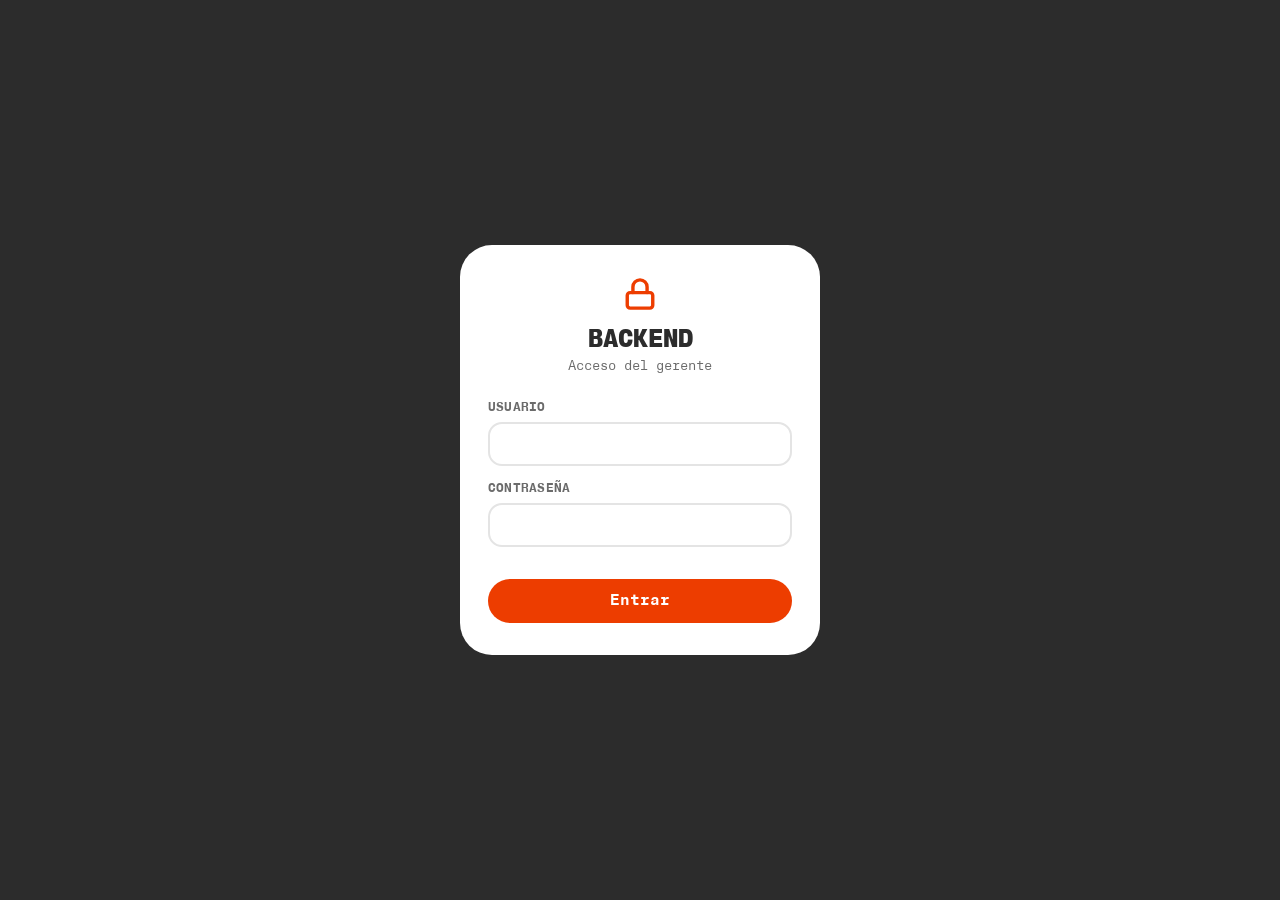
<file: panel-admin.html>
<!DOCTYPE html>
<html lang="es">
<head>
<meta charset="UTF-8" />
<meta name="viewport" content="width=device-width, initial-scale=1" />
<title>Beefy's · Backend</title>
<link rel="stylesheet" href="./styles.css" />
<style>
  * { box-sizing: border-box; -webkit-tap-highlight-color: transparent; }
  body { margin: 0; background: var(--standard-grey); color: var(--ink-900); font-family: var(--font-mono); }
  button { font-family: var(--font-mono); cursor: pointer; }
  input, select, textarea { font-family: var(--font-mono); }
  input:focus, select:focus, textarea:focus { outline: none; border-color: var(--ink-900) !important; }
  .ip { width: 100%; border: 2px solid var(--line-200); border-radius: var(--radius-md); padding: 11px 13px; font-size: 14.5px; color: var(--ink-900); background: var(--white); }
  .lbl { font-weight: 700; font-size: 11.5px; text-transform: uppercase; color: var(--ink-500); letter-spacing: .02em; margin-bottom: 6px; display: block; }
  .card { background: var(--white); border: 2px solid var(--line-200); border-radius: var(--radius-lg); padding: 18px; }
  .btn { border: none; border-radius: var(--radius-pill); padding: 11px 20px; font-weight: 700; font-size: 14px; display: inline-flex; align-items: center; gap: 8px; }
  .btn-solid { background: var(--ink-900); color: var(--white); }
  .btn-ket { background: var(--beefy-ketchup); color: var(--white); }
  .btn-ghost { background: transparent; color: var(--ink-700); border: 2px solid var(--line-200); }
  .btn-sm { padding: 7px 13px; font-size: 13px; }
  .sw { width: 46px; height: 28px; border-radius: 999px; border: none; position: relative; transition: background .15s; flex: 0 0 auto; }
  .sw i { position: absolute; top: 3px; left: 3px; width: 22px; height: 22px; border-radius: 50%; background: #fff; transition: left .15s; }
  .sw.on { background: var(--beefy-lettuce); } .sw.on i { left: 21px; }
  .sw.off { background: var(--line-200); }
  svg { display: block; }
</style>
</head>
<body>
<div id="app"></div>
<script src="./store.js"></script>
<script>
const S = window.BeefyStore;
const $ = (h) => { const t = document.createElement('template'); t.innerHTML = h.trim(); return t.content.firstChild; };
const esc = S.esc;
const ic = {
  menu:'<path d="M3 12h18M3 6h18M3 18h18"/>', store:'<path d="m2 7 4.41-4.41A2 2 0 0 1 7.83 2h8.34a2 2 0 0 1 1.42.59L22 7"/><path d="M4 12v8a2 2 0 0 0 2 2h12a2 2 0 0 0 2-2v-8"/><path d="M2 7h20"/>',
  users:'<path d="M16 21v-2a4 4 0 0 0-4-4H6a4 4 0 0 0-4 4v2"/><circle cx="9" cy="7" r="4"/><path d="M22 21v-2a4 4 0 0 0-3-3.87"/>',
  history:'<path d="M3 3v5h5"/><path d="M3.05 13A9 9 0 1 0 6 5.3L3 8"/><path d="M12 7v5l4 2"/>',
  plus:'<path d="M5 12h14M12 5v14"/>', trash:'<path d="M3 6h18M19 6v14a2 2 0 0 1-2 2H7a2 2 0 0 1-2-2V6m3 0V4a2 2 0 0 1 2-2h4a2 2 0 0 1 2 2v2"/>',
  cam:'<path d="M14.5 4h-5L7 7H4a2 2 0 0 0-2 2v9a2 2 0 0 0 2 2h16a2 2 0 0 0 2-2V9a2 2 0 0 0-2-2h-3l-2.5-3z"/><circle cx="12" cy="13" r="3"/>',
  logout:'<path d="M9 21H5a2 2 0 0 1-2-2V5a2 2 0 0 1 2-2h4"/><path d="m16 17 5-5-5-5M21 12H9"/>', lock:'<rect width="18" height="11" x="3" y="11" rx="2"/><path d="M7 11V7a5 5 0 0 1 10 0v4"/>',
  check:'<path d="M20 6 9 17l-5-5"/>', x:'<path d="M18 6 6 18M6 6l12 12"/>'
};
const svg = (n, s=20, sw=2.2) => '<svg width="'+s+'" height="'+s+'" viewBox="0 0 24 24" fill="none" stroke="currentColor" stroke-width="'+sw+'" stroke-linecap="round" stroke-linejoin="round">'+(ic[n]||'')+'</svg>';

let db = S.load();
let draft = JSON.parse(JSON.stringify(db));
let tab = 'menu';
const dirty = () => JSON.stringify(draft) !== JSON.stringify(db);
const SKEY_AUTH = 'beefys_admin_auth';

/* ---------------- LOGIN ---------------- */
function loginView() {
  const app = document.getElementById('app');
  app.innerHTML = '';
  const wrap = $('<div style="min-height:100vh;display:flex;align-items:center;justify-content:center;padding:24px;background:var(--ink-900)"></div>');
  const box = $('<div style="width:100%;max-width:360px;background:var(--white);border-radius:var(--radius-xl,28px);padding:32px 28px"></div>');
  box.innerHTML =
    '<div style="display:flex;justify-content:center;margin-bottom:18px;color:var(--beefy-ketchup)">'+svg('lock',34,2.4)+'</div>'+
    '<h1 style="text-align:center;font-weight:900;font-size:24px;text-transform:uppercase;margin:0 0 4px">Backend</h1>'+
    '<p style="text-align:center;color:var(--ink-500);font-size:13px;margin:0 0 22px">Acceso del gerente</p>'+
    '<label class="lbl">Usuario</label><input id="lu" class="ip" autocomplete="username" style="margin-bottom:14px" />'+
    '<label class="lbl">Contraseña</label><input id="lp" type="password" autocomplete="current-password" class="ip" style="margin-bottom:8px" />'+
    '<div id="lerr" style="color:var(--beefy-ketchup);font-size:12.5px;font-weight:700;height:18px;margin-bottom:6px"></div>'+
    '<button id="lbtn" class="btn btn-ket" style="width:100%;justify-content:center;font-size:15px;padding:13px">Entrar</button>';
  wrap.appendChild(box); app.appendChild(wrap);
  const tryLogin = () => {
    const u = document.getElementById('lu').value.trim(), p = document.getElementById('lp').value;
    const g = draft.users.gerente;
    if (u === g.user && p === g.pass) { sessionStorage.setItem(SKEY_AUTH, '1'); render(); }
    else document.getElementById('lerr').textContent = 'Usuario o contraseña incorrectos';
  };
  document.getElementById('lbtn').onclick = tryLogin;
  document.getElementById('lp').addEventListener('keydown', (e) => { if (e.key === 'Enter') tryLogin(); });
}

/* ---------------- SHELL ---------------- */
function render() {
  if (!sessionStorage.getItem(SKEY_AUTH)) return loginView();
  const app = document.getElementById('app');
  app.innerHTML = '';
  const tabs = [['menu','Menú','menu'],['negocio','Negocio','store'],['usuarios','Usuarios','users'],['historial','Historial','history']];
  const shell = $('<div style="max-width:780px;margin:0 auto;padding:0 16px 140px"></div>');
  // header
  const head = $('<div style="display:flex;align-items:center;justify-content:space-between;padding:18px 2px 14px"></div>');
  head.innerHTML = '<div style="display:flex;align-items:center;gap:10px"><span style="font-weight:900;font-size:20px;text-transform:uppercase">Beefy\'s</span><span style="background:var(--beefy-lettuce);color:var(--ink-900);font-weight:700;font-size:11px;padding:4px 9px;border-radius:999px">BACKEND</span></div>';
  const lo = $('<button class="btn btn-ghost btn-sm">'+svg('logout',16)+'Salir</button>');
  lo.onclick = () => { sessionStorage.removeItem(SKEY_AUTH); render(); };
  head.appendChild(lo); shell.appendChild(head);
  // tabbar
  const tb = $('<div style="display:flex;gap:8px;overflow-x:auto;padding-bottom:16px"></div>');
  tabs.forEach(([id,label,icon]) => {
    const on = id === tab;
    const b = $('<button class="btn '+(on?'btn-solid':'btn-ghost')+' btn-sm" style="flex:0 0 auto">'+svg(icon,16)+label+'</button>');
    b.onclick = () => { tab = id; render(); };
    tb.appendChild(b);
  });
  shell.appendChild(tb);
  const content = $('<div id="content"></div>');
  shell.appendChild(content);
  app.appendChild(shell);
  ({menu:renderMenu, negocio:renderNegocio, usuarios:renderUsuarios, historial:renderHistorial}[tab])(content);
  renderDirtyBar();
}

/* dirty save/cancel bar */
function renderDirtyBar() {
  const ex = document.getElementById('dbar'); if (ex) ex.remove();
  if (!dirty()) return;
  const bar = $('<div id="dbar" style="position:fixed;left:0;right:0;bottom:0;background:var(--ink-900);color:var(--white);padding:14px 18px calc(14px + env(safe-area-inset-bottom));display:flex;align-items:center;justify-content:space-between;gap:12px;z-index:50"></div>');
  bar.innerHTML = '<span style="font-weight:700;font-size:13.5px;display:flex;align-items:center;gap:8px"><span style="width:9px;height:9px;border-radius:50%;background:var(--beefy-lettuce)"></span>Tienes cambios sin guardar</span>';
  const grp = $('<div style="display:flex;gap:8px"></div>');
  const cancel = $('<button class="btn btn-ghost btn-sm" style="color:var(--white);border-color:rgba(255,255,255,.3)">Cancelar</button>');
  cancel.onclick = () => { draft = JSON.parse(JSON.stringify(db)); render(); };
  const save = $('<button class="btn btn-sm" style="background:var(--beefy-lettuce);color:var(--ink-900)">'+svg('check',16)+'Guardar cambios</button>');
  save.onclick = doSave;
  grp.appendChild(cancel); grp.appendChild(save); bar.appendChild(grp);
  document.body.appendChild(bar);
}
function changedSections() {
  const out = [];
  if (JSON.stringify(draft.items)!==JSON.stringify(db.items) || JSON.stringify(draft.extras)!==JSON.stringify(db.extras) || JSON.stringify(draft.categories)!==JSON.stringify(db.categories)) out.push('Menú');
  if (JSON.stringify(draft.business)!==JSON.stringify(db.business) || JSON.stringify(draft.payment)!==JSON.stringify(db.payment)) out.push('Negocio');
  if (JSON.stringify(draft.users)!==JSON.stringify(db.users)) out.push('Usuarios');
  return out;
}
function doSave() {
  const who = draft.users.gerente.name || 'Gerente';
  const what = 'Editó: ' + (changedSections().join(', ') || 'configuración');
  S.save(draft, who, what);
  db = JSON.parse(JSON.stringify(draft));
  render();
}

/* ---------------- MENU TAB ---------------- */
function renderMenu(c) {
  c.innerHTML = '';
  draft.categories.forEach((catName) => {
    const head = $('<div style="display:flex;align-items:center;justify-content:space-between;margin:8px 2px 10px"></div>');
    head.innerHTML = '<h2 style="font-weight:900;font-size:16px;text-transform:uppercase;margin:0">'+esc(catName)+'</h2>';
    const add = $('<button class="btn btn-ghost btn-sm">'+svg('plus',15)+'Producto</button>');
    add.onclick = () => { draft.items.push({ id: S.uid(), cat: catName, n: 'Nuevo producto', d: '', p: 0, photo: null, c: '#FFEFD9', t: '#8A5A0E', avail: true, ex: false, tag: '', doodle: 'star' }); render(); };
    head.appendChild(add); c.appendChild(head);
    draft.items.filter(i => i.cat === catName).forEach(item => c.appendChild(itemCard(item)));
  });
  // extras editor
  const exHead = $('<h2 style="font-weight:900;font-size:16px;text-transform:uppercase;margin:26px 2px 10px">Extras (para "Hazla tuya")</h2>');
  c.appendChild(exHead);
  const exCard = $('<div class="card"></div>');
  draft.extras.forEach((e, i) => {
    const row = $('<div style="display:flex;gap:8px;align-items:center;margin-bottom:8px"></div>');
    const nm = $('<input class="ip" value="'+esc(e.n)+'" style="flex:1" />');
    nm.oninput = () => { e.n = nm.value; touch(); };
    const pr = $('<input class="ip" value="'+e.p+'" inputmode="decimal" style="width:90px" />');
    pr.oninput = () => { e.p = parseFloat(pr.value)||0; touch(); };
    const del = $('<button class="btn btn-ghost btn-sm" style="color:var(--beefy-ketchup);border-color:var(--line-200)">'+svg('trash',15)+'</button>');
    del.onclick = () => { draft.extras.splice(i,1); render(); };
    row.appendChild($('<span style="color:var(--ink-300);font-weight:700">+$</span>'));
    row.appendChild(nm); row.appendChild(pr); row.appendChild(del); exCard.appendChild(row);
  });
  const addEx = $('<button class="btn btn-ghost btn-sm" style="margin-top:4px">'+svg('plus',15)+'Agregar extra</button>');
  addEx.onclick = () => { draft.extras.push({ id: S.uid(), n: 'Nuevo extra', p: 1 }); render(); };
  exCard.appendChild(addEx); c.appendChild(exCard);
}

function itemCard(item) {
  const card = $('<div class="card" style="margin-bottom:12px;display:flex;gap:14px"></div>');
  // photo
  const photoWrap = $('<div style="flex:0 0 auto"></div>');
  const src = S.photoSrc(item, './');
  const ph = $('<label style="width:84px;height:84px;border-radius:var(--radius-md);background:'+(src?'var(--standard-grey)':(item.c||'#FFEFD9'))+';display:flex;align-items:center;justify-content:center;overflow:hidden;cursor:pointer;position:relative;color:var(--ink-500)"></label>');
  ph.innerHTML = src ? '<img src="'+src+'" style="width:118%;height:118%;object-fit:contain" />' : svg('cam',26);
  const camBadge = $('<span style="position:absolute;bottom:0;left:0;right:0;background:rgba(0,0,0,.55);color:#fff;font-size:9.5px;font-weight:700;text-align:center;padding:2px 0">FOTO</span>');
  ph.appendChild(camBadge);
  const file = $('<input type="file" accept="image/*" style="display:none" />');
  file.onchange = () => { const f = file.files[0]; if (!f) return; const r = new FileReader(); r.onload = () => { item.photo = r.result; render(); }; r.readAsDataURL(f); };
  ph.appendChild(file); photoWrap.appendChild(ph);
  if (src) { const rm = $('<button class="btn-sm" style="display:block;width:100%;margin-top:6px;background:none;border:none;color:var(--beefy-ketchup);font-weight:700;font-size:11px">Quitar</button>'); rm.onclick = () => { item.photo = null; render(); }; photoWrap.appendChild(rm); }
  card.appendChild(photoWrap);
  // fields
  const f = $('<div style="flex:1;min-width:0"></div>');
  const nm = $('<input class="ip" value="'+esc(item.n)+'" style="font-weight:700;margin-bottom:7px" />'); nm.oninput = () => { item.n = nm.value; touch(); };
  const ds = $('<textarea class="ip" rows="2" style="margin-bottom:7px;resize:vertical">'+esc(item.d)+'</textarea>'); ds.oninput = () => { item.d = ds.value; touch(); };
  const rowf = $('<div style="display:flex;gap:8px;align-items:center;flex-wrap:wrap"></div>');
  const price = $('<div style="display:flex;align-items:center;gap:4px"><span style="font-weight:700;color:var(--ink-500)">$</span></div>');
  const pin = $('<input class="ip" value="'+item.p+'" inputmode="decimal" style="width:80px" />'); pin.oninput = () => { item.p = parseFloat(pin.value)||0; touch(); }; price.appendChild(pin);
  rowf.appendChild(price);
  const catSel = $('<select class="ip" style="width:auto">'+draft.categories.map(cc=>'<option '+(cc===item.cat?'selected':'')+'>'+esc(cc)+'</option>').join('')+'</select>');
  catSel.onchange = () => { item.cat = catSel.value; render(); }; rowf.appendChild(catSel);
  const tag = $('<input class="ip" value="'+esc(item.tag||'')+'" placeholder="Etiqueta (ej. Picante)" style="width:150px" />'); tag.oninput = () => { item.tag = tag.value; touch(); }; rowf.appendChild(tag);
  f.appendChild(nm); f.appendChild(ds); f.appendChild(rowf);
  // toggles row
  const tog = $('<div style="display:flex;gap:18px;align-items:center;margin-top:12px;flex-wrap:wrap"></div>');
  tog.appendChild(toggle('Disponible', item.avail!==false, (v)=>{ item.avail=v; render(); }));
  tog.appendChild(toggle('Pide extras', !!item.ex, (v)=>{ item.ex=v; touch(); }));
  const del = $('<button class="btn btn-ghost btn-sm" style="margin-left:auto;color:var(--beefy-ketchup);border-color:var(--line-200)">'+svg('trash',15)+'Borrar</button>');
  del.onclick = () => { if (confirm('¿Borrar "'+item.n+'"?')) { draft.items = draft.items.filter(x=>x!==item); render(); } };
  tog.appendChild(del); f.appendChild(tog);
  card.appendChild(f);
  return card;
}

function toggle(label, on, fn) {
  const w = $('<div style="display:flex;align-items:center;gap:8px"></div>');
  const sw = $('<button class="sw '+(on?'on':'off')+'"><i></i></button>');
  sw.onclick = () => fn(!on);
  w.appendChild(sw); w.appendChild($('<span style="font-size:13px;font-weight:700;color:var(--ink-700)">'+label+'</span>'));
  return w;
}
// update draft + dirty bar without full re-render (keeps input focus)
function touch() { renderDirtyBar(); }

/* ---------------- NEGOCIO TAB ---------------- */
function field(label, value, fn, opts={}) {
  const w = $('<div style="margin-bottom:14px"></div>');
  w.appendChild($('<label class="lbl">'+label+'</label>'));
  const i = $('<input class="ip" value="'+esc(value)+'" '+(opts.inputmode?'inputmode="'+opts.inputmode+'"':'')+' '+(opts.ph?'placeholder="'+esc(opts.ph)+'"':'')+' />');
  i.oninput = () => { fn(i.value); touch(); };
  w.appendChild(i);
  if (opts.hint) w.appendChild($('<div style="font-size:12px;color:var(--ink-300);margin-top:5px">'+opts.hint+'</div>'));
  return w;
}
function renderNegocio(c) {
  c.innerHTML = '';
  const b = draft.business;
  const c1 = $('<div class="card" style="margin-bottom:14px"></div>');
  c1.appendChild($('<h2 style="font-weight:900;font-size:15px;text-transform:uppercase;margin:0 0 14px">Tienda &amp; entregas</h2>'));
  c1.appendChild(field('Nombre del negocio', b.name, v=>b.name=v));
  c1.appendChild(field('Zona / ciudad', b.zone, v=>b.zone=v));
  c1.appendChild(field('Dirección del local (para pickup)', b.pickupAddress, v=>b.pickupAddress=v, {hint:'Lo que ve el cliente cuando elige "Pickup"'}));
  const g2 = $('<div style="display:grid;grid-template-columns:1fr 1fr;gap:12px"></div>');
  g2.appendChild(field('Tiempo de delivery', b.etaDelivery, v=>b.etaDelivery=v, {ph:'25–35 min'}));
  g2.appendChild(field('Tiempo de pickup', b.etaPickup, v=>b.etaPickup=v, {ph:'Listo en ~15 min'}));
  c1.appendChild(g2);
  c1.appendChild(field('Costo de envío ($)', b.deliveryFee, v=>b.deliveryFee=parseFloat(v)||0, {inputmode:'decimal'}));
  c.appendChild(c1);

  // WhatsApp + rate
  const c2 = $('<div class="card" style="margin-bottom:14px"></div>');
  c2.appendChild($('<h2 style="font-weight:900;font-size:15px;text-transform:uppercase;margin:0 0 14px">Pedidos &amp; tasa</h2>'));
  c2.appendChild(field('WhatsApp de pedidos', b.whatsapp, v=>b.whatsapp=v.replace(/[^0-9]/g,''), {hint:'Solo números con código de país. Ej: 584148367027', inputmode:'tel'}));
  // rate mode
  const rl = $('<label class="lbl">Tasa del dólar (Bs.)</label>');
  c2.appendChild(rl);
  const rrow = $('<div style="display:flex;gap:8px;margin-bottom:8px"></div>');
  ['auto','manual'].forEach(m => {
    const on = b.rateMode===m;
    const btn = $('<button class="btn btn-sm '+(on?'btn-solid':'btn-ghost')+'" style="flex:1;justify-content:center">'+(m==='auto'?'Automática (BCV)':'Manual')+'</button>');
    btn.onclick = () => { b.rateMode=m; render(); };
    rrow.appendChild(btn);
  });
  c2.appendChild(rrow);
  if (b.rateMode==='manual') {
    const mi = $('<input class="ip" value="'+b.rate+'" inputmode="decimal" />');
    mi.oninput = () => { b.rate=parseFloat(mi.value)||0; touch(); };
    c2.appendChild(mi);
    c2.appendChild($('<div style="font-size:12px;color:var(--ink-300);margin-top:5px">Tú defines la tasa. Cámbiala cuando suba.</div>'));
  } else {
    c2.appendChild($('<div style="font-size:12.5px;color:var(--ink-500);background:var(--standard-grey);border-radius:var(--radius-md);padding:11px 13px;line-height:1.5">Se toma sola del BCV cada vez que un cliente abre el menú. Si no hay internet, usa la última tasa guardada (<b>Bs. '+b.rate+'</b>).</div>'));
  }
  c.appendChild(c2);

  // Pago movil data
  const c3 = $('<div class="card"></div>');
  c3.appendChild($('<h2 style="font-weight:900;font-size:15px;text-transform:uppercase;margin:0 0 14px">Datos de Pago Móvil</h2>'));
  const pm = draft.payment.pagomovil;
  c3.appendChild(field('Banco', pm.banco, v=>pm.banco=v, {ph:'0105 Mercantil'}));
  c3.appendChild(field('Cédula / RIF', pm.cedula, v=>pm.cedula=v));
  c3.appendChild(field('Teléfono', pm.telefono, v=>pm.telefono=v, {inputmode:'tel'}));
  c.appendChild(c3);
}

/* ---------------- USUARIOS TAB ---------------- */
function renderUsuarios(c) {
  c.innerHTML = '';
  c.appendChild($('<p style="color:var(--ink-500);font-size:13px;margin:2px 2px 16px;line-height:1.5">Quién puede entrar a cada panel. El <b>gerente</b> entra aquí (Backend). El <b>operador</b> entra al panel de cocina.</p>'));
  [['gerente','Gerente · Backend'],['operador','Operador · Cocina']].forEach(([k,title]) => {
    const u = draft.users[k];
    const card = $('<div class="card" style="margin-bottom:14px"></div>');
    card.appendChild($('<h2 style="font-weight:900;font-size:15px;text-transform:uppercase;margin:0 0 14px">'+title+'</h2>'));
    card.appendChild(field('Nombre', u.name, v=>u.name=v));
    const g = $('<div style="display:grid;grid-template-columns:1fr 1fr;gap:12px"></div>');
    g.appendChild(field('Usuario', u.user, v=>u.user=v));
    g.appendChild(field('Contraseña', u.pass, v=>u.pass=v));
    card.appendChild(g);
    c.appendChild(card);
  });
}

/* ---------------- HISTORIAL TAB ---------------- */
function renderHistorial(c) {
  c.innerHTML = '';
  if (!db.history.length) { c.appendChild($('<div class="card" style="text-align:center;color:var(--ink-300);padding:36px 18px;font-weight:700">Aún no hay cambios registrados.</div>')); return; }
  const card = $('<div class="card" style="padding:6px 0"></div>');
  db.history.forEach((h, i) => {
    const d = new Date(h.ts);
    const when = d.toLocaleDateString('es-VE',{day:'2-digit',month:'short'})+' · '+d.toLocaleTimeString('es-VE',{hour:'2-digit',minute:'2-digit'});
    const row = $('<div style="display:flex;gap:12px;padding:13px 18px;'+(i<db.history.length-1?'border-bottom:1px solid var(--line-200)':'')+'"></div>');
    row.innerHTML = '<span style="width:34px;height:34px;border-radius:50%;background:var(--standard-grey);display:flex;align-items:center;justify-content:center;flex:0 0 auto;color:var(--ink-500)">'+svg('history',17)+'</span>'+
      '<div style="flex:1"><div style="font-weight:700;font-size:14px">'+esc(h.what)+'</div><div style="font-size:12px;color:var(--ink-300);margin-top:2px">'+esc(h.who)+' · '+when+'</div></div>';
    card.appendChild(row);
  });
  c.appendChild(card);
}

render();
</script>
</body>
</html>
</file>
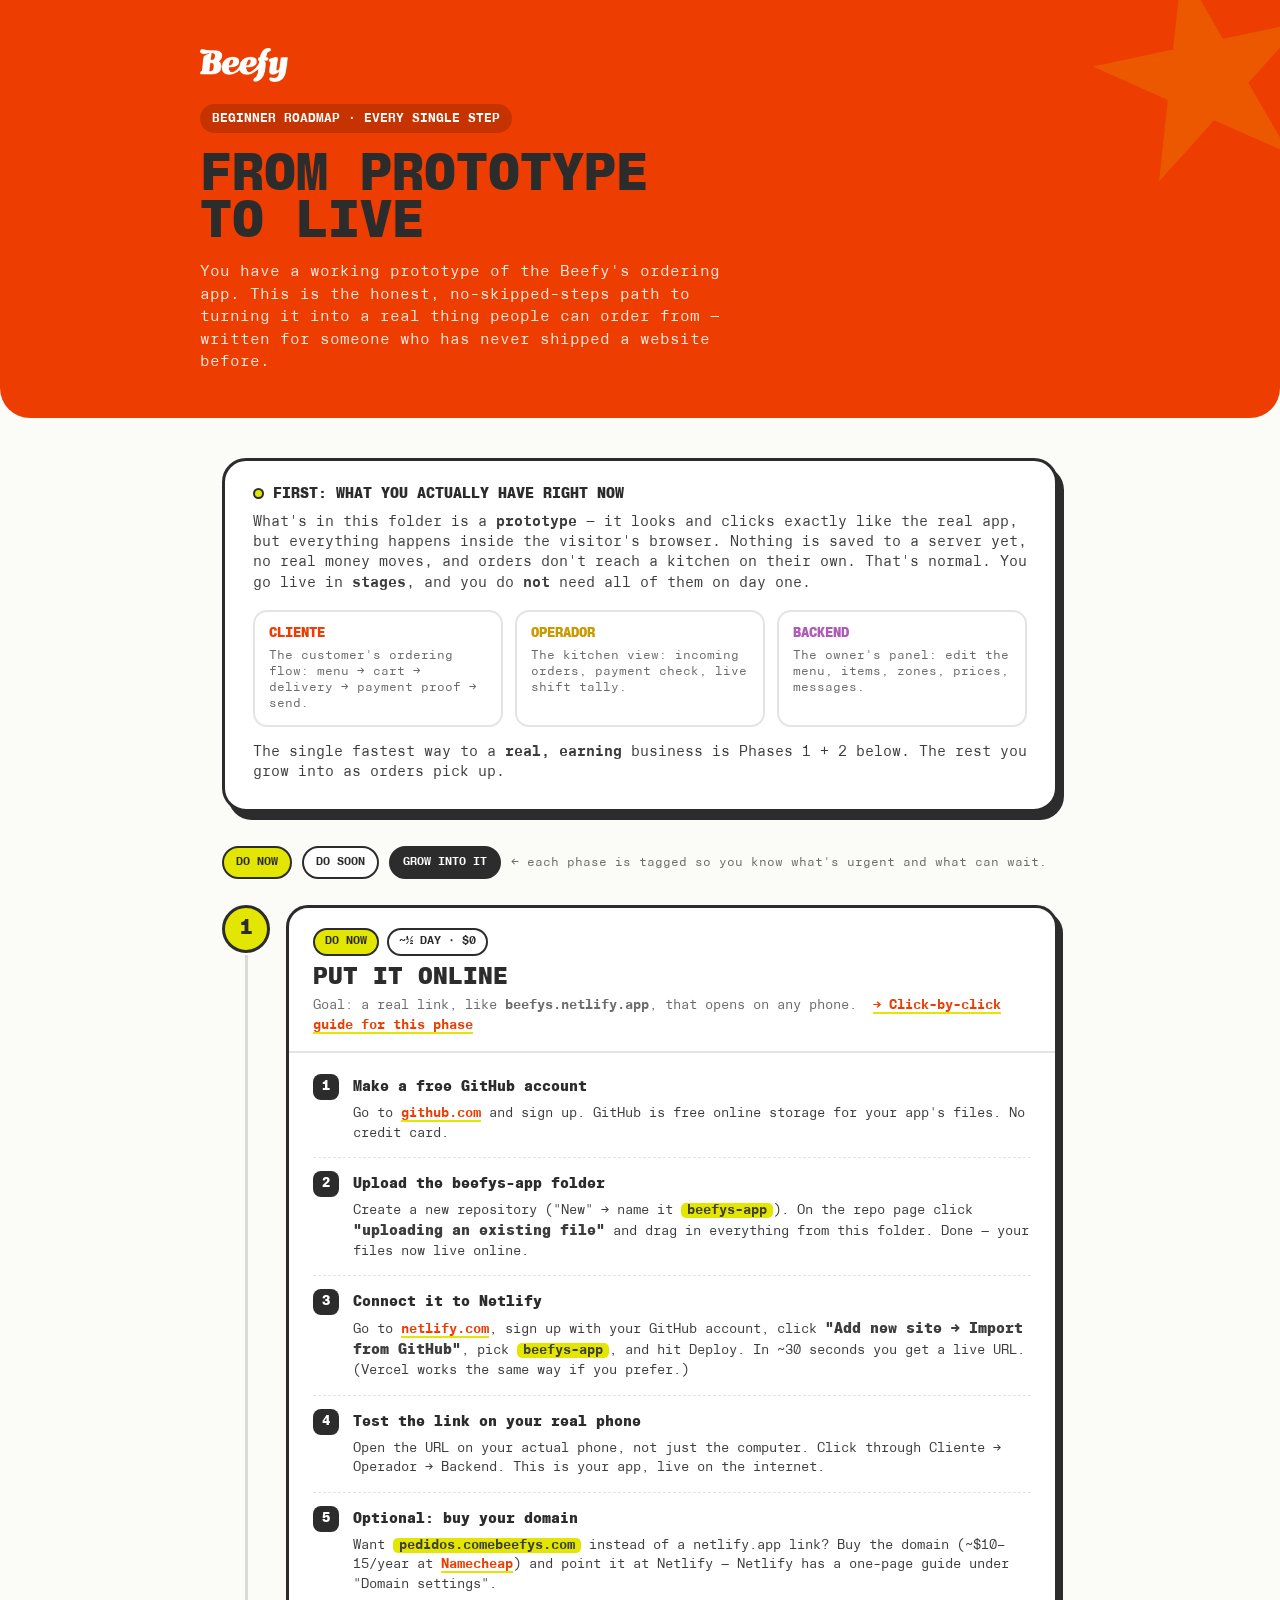
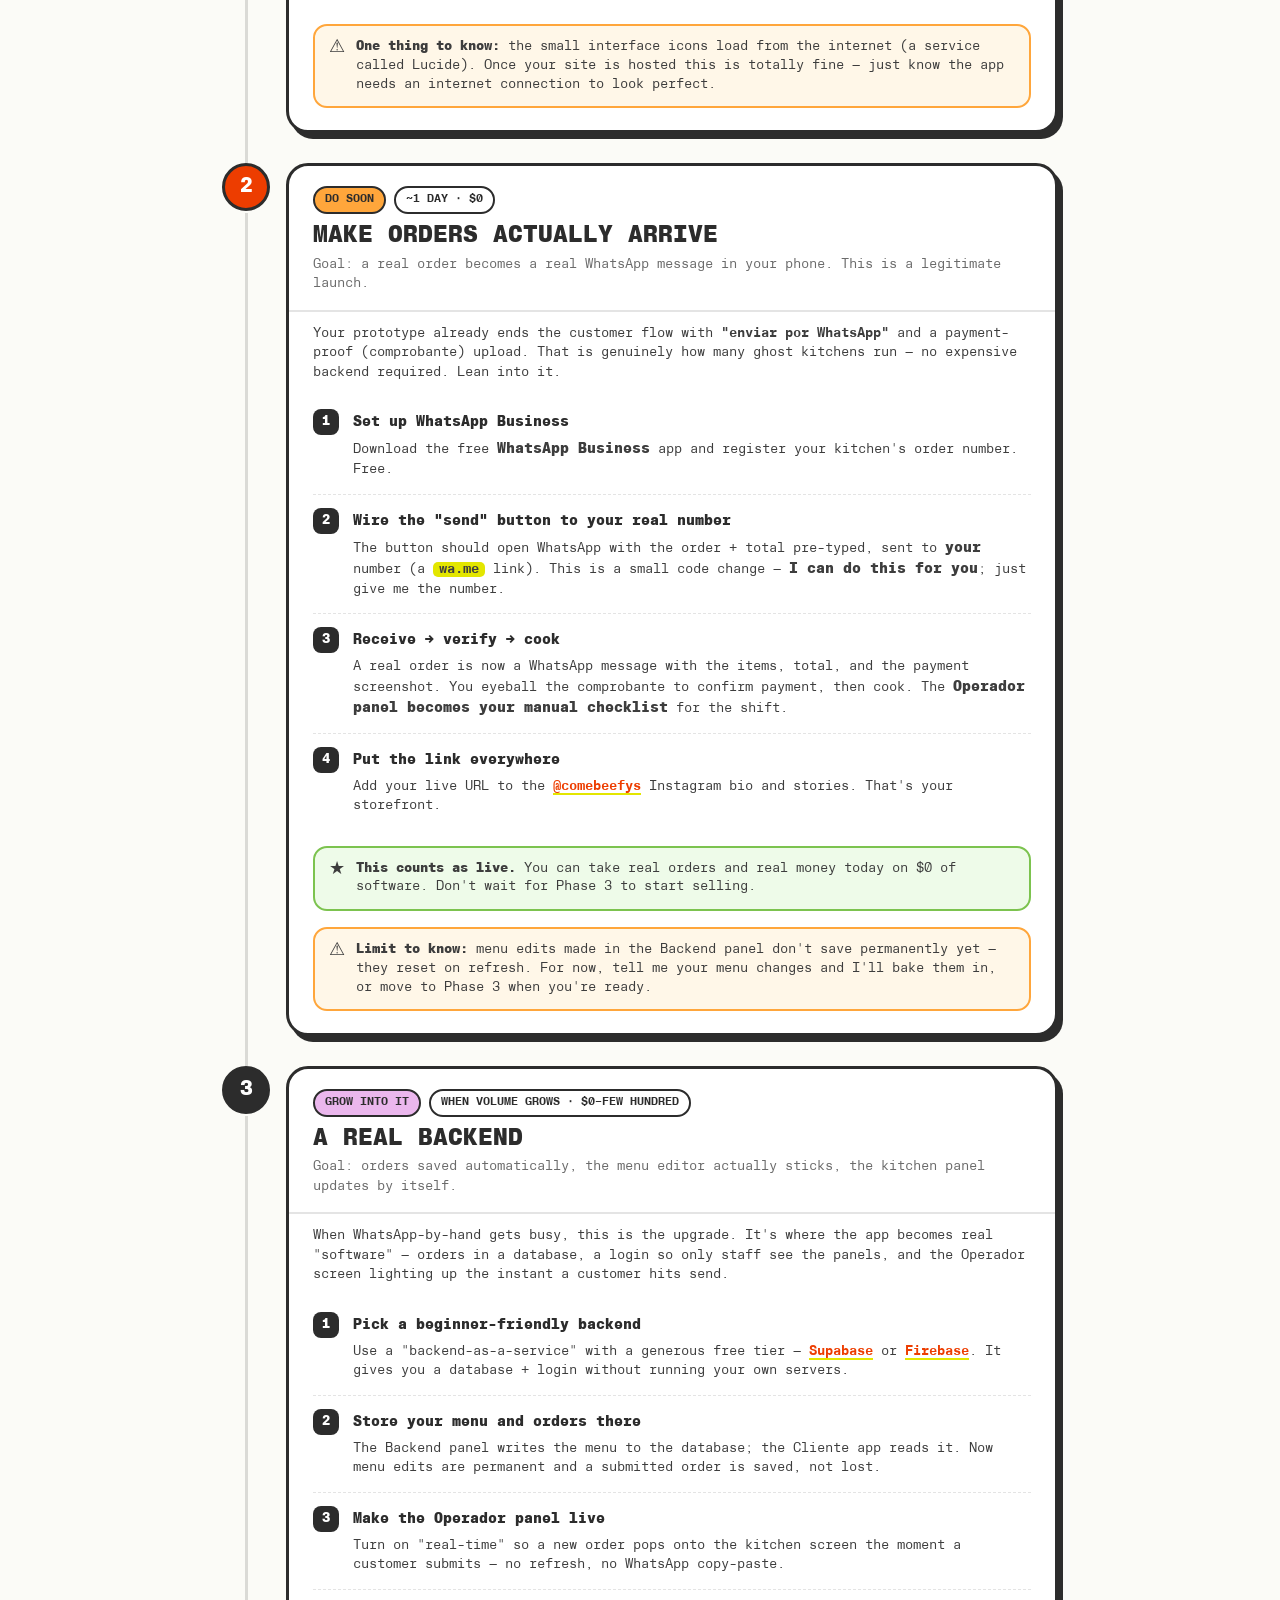
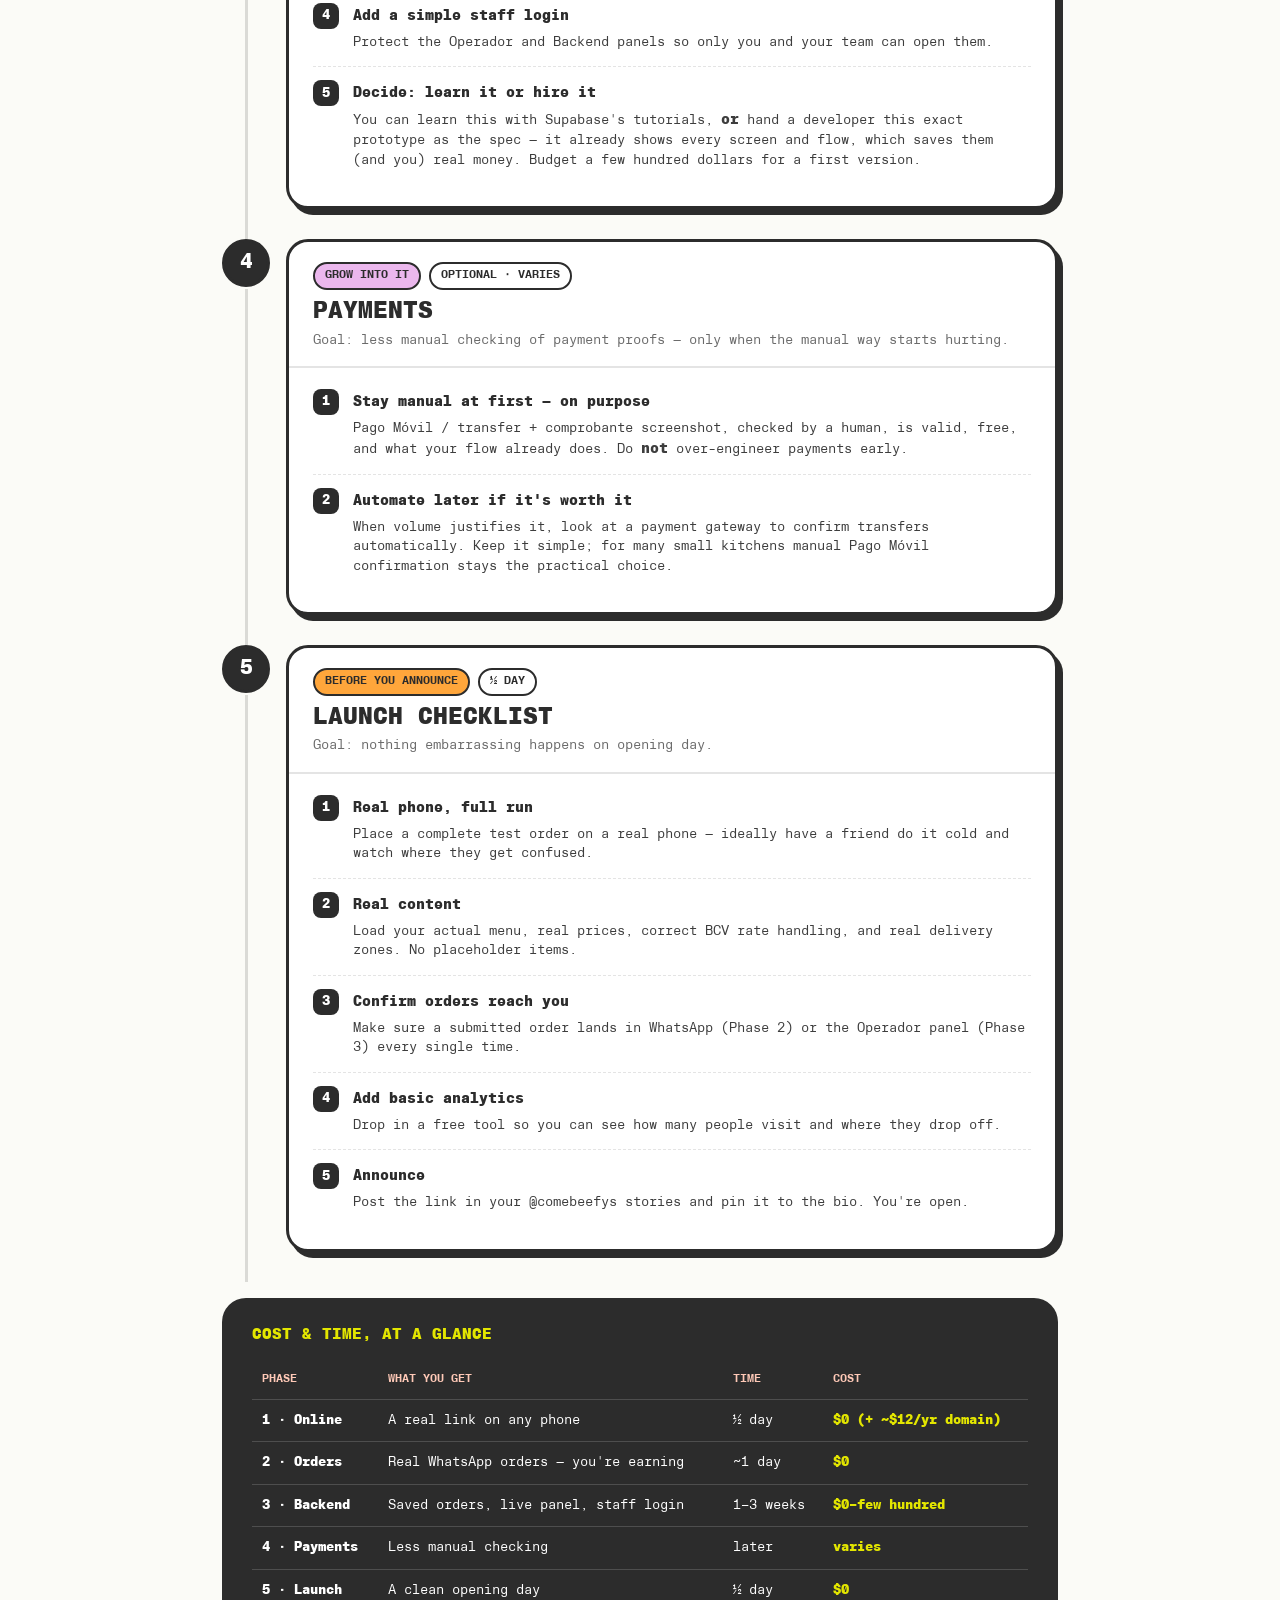
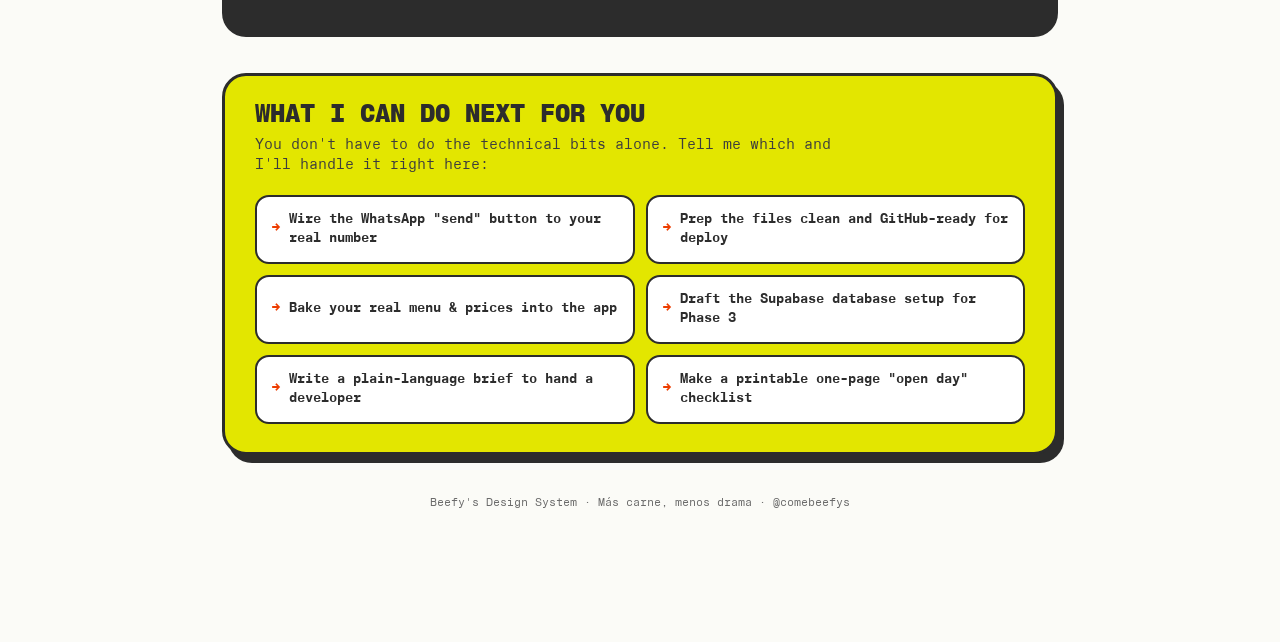
<file: ROADMAP.html>
<!DOCTYPE html>
<html lang="en">
<head>
<meta charset="UTF-8">
<meta name="viewport" content="width=device-width, initial-scale=1.0">
<title>Beefy's — From Prototype to Live (Beginner Roadmap)</title>
<link rel="stylesheet" href="styles.css">
<style>
  *{box-sizing:border-box}
  :root{
    --ketchup:#ED3D00; --lettuce:#E3E600; --cheese:#FFA63B; --pink:#EBB7ED;
    --ink:#2C2C2C; --ink-700:#3D3D3D; --ink-500:#6B6B6B; --line:#E4E4E4;
    --paper:#FBFBF7;
  }
  html{scroll-behavior:smooth}
  body{
    margin:0;font-family:var(--font-mono,"Slussen Mono",ui-monospace,monospace);
    color:var(--ink);background:var(--paper);line-height:1.5;letter-spacing:normal;
    -webkit-font-smoothing:antialiased;
  }
  .page{max-width:880px;margin:0 auto;padding:0 22px 120px}

  /* ── Hero ── */
  .hero{background:var(--ketchup);color:#fff;border-radius:0 0 30px 30px;
    padding:48px 40px 44px;margin-bottom:40px;position:relative;overflow:hidden}
  .hero .full{max-width:880px;margin:0 auto}
  .hero .kicker{display:inline-flex;align-items:center;gap:8px;font-size:11.5px;font-weight:700;
    text-transform:uppercase;background:rgba(0,0,0,.16);padding:6px 12px;border-radius:999px;margin-bottom:20px}
  .hero img.logo{height:34px;width:auto;display:block;margin-bottom:22px}
  .hero h1{font-weight:900;text-transform:uppercase;font-size:50px;line-height:.94;margin:0 0 14px}
  .hero p{font-size:15px;color:#FFE7DE;max-width:560px;margin:0}
  .hero .star{position:absolute;right:-30px;top:-26px;font-size:240px;line-height:1;color:var(--lettuce);
    opacity:.16;font-weight:900;transform:rotate(-12deg);pointer-events:none}

  /* ── Reality check ── */
  .reality{background:#fff;border:3px solid var(--ink);border-radius:24px;
    box-shadow:6px 8px 0 var(--ink);padding:26px 28px;margin-bottom:14px}
  .reality h2{font-size:14px;text-transform:uppercase;font-weight:900;margin:0 0 12px;
    display:flex;align-items:center;gap:9px}
  .reality h2 .dot{width:11px;height:11px;border-radius:50%;background:var(--lettuce);border:2px solid var(--ink);flex:none}
  .reality p{margin:0 0 12px;font-size:13.5px;color:var(--ink-700)}
  .reality p:last-child{margin-bottom:0}
  .haves{display:grid;grid-template-columns:repeat(3,1fr);gap:12px;margin:16px 0 4px}
  .have{border:2px solid var(--line);border-radius:14px;padding:13px 14px;background:#fff}
  .have b{display:block;font-size:12.5px;text-transform:uppercase;font-weight:900;margin-bottom:4px}
  .have span{font-size:11.5px;color:var(--ink-500);line-height:1.4;display:block}
  .have.c0 b{color:var(--ketchup)} .have.c1 b{color:#C99A00} .have.c2 b{color:#B05CB6}

  .legend{display:flex;flex-wrap:wrap;gap:10px;margin:34px 0 26px;align-items:center}
  .legend .pill{font-size:11px;font-weight:700;text-transform:uppercase;padding:6px 12px;border-radius:999px;border:2px solid var(--ink)}
  .legend .now{background:var(--lettuce)} .legend .soon{background:#fff} .legend .later{background:var(--ink);color:#fff}
  .legend em{font-style:normal;font-size:12px;color:var(--ink-500)}

  /* ── Timeline ── */
  .phase{position:relative;padding-left:64px;margin-bottom:30px}
  .phase::before{content:"";position:absolute;left:23px;top:50px;bottom:-30px;width:3px;background:var(--ink);opacity:.16}
  .phase:last-of-type::before{display:none}
  .num{position:absolute;left:0;top:0;width:48px;height:48px;border-radius:50%;
    background:var(--ink);color:#fff;font-weight:900;font-size:20px;display:flex;align-items:center;justify-content:center;
    border:3px solid var(--ink);z-index:2}
  .phase.now .num{background:var(--lettuce);color:var(--ink)}
  .phase.soon .num{background:var(--ketchup);color:#fff}
  .card{background:#fff;border:3px solid var(--ink);border-radius:22px;box-shadow:5px 6px 0 var(--ink);overflow:hidden}
  .card-head{padding:20px 24px 16px;border-bottom:2px solid var(--line)}
  .tagrow{display:flex;flex-wrap:wrap;gap:8px;margin-bottom:11px}
  .tag{font-size:10.5px;font-weight:700;text-transform:uppercase;padding:4px 10px;border-radius:999px;border:2px solid var(--ink)}
  .tag.t-now{background:var(--lettuce)} .tag.t-soon{background:var(--cheese)} .tag.t-later{background:var(--pink)}
  .tag.t-cost{background:#fff}
  .card-head h3{font-size:23px;font-weight:900;text-transform:uppercase;margin:0 0 6px;line-height:1.02}
  .card-head .goal{font-size:13px;color:var(--ink-500);margin:0}
  .card-body{padding:8px 24px 22px}
  ol.steps{list-style:none;counter-reset:s;margin:0;padding:0}
  ol.steps>li{counter-increment:s;position:relative;padding:14px 0 14px 40px;border-bottom:1px dashed var(--line)}
  ol.steps>li:last-child{border-bottom:none}
  ol.steps>li::before{content:counter(s);position:absolute;left:0;top:13px;width:26px;height:26px;border-radius:8px;
    background:var(--ink);color:#fff;font-size:13px;font-weight:900;display:flex;align-items:center;justify-content:center}
  ol.steps>li b{font-size:14px;font-weight:900}
  ol.steps>li p{margin:5px 0 0;font-size:13px;color:var(--ink-700)}
  ol.steps>li p .k{background:var(--lettuce);padding:1px 6px;border-radius:5px;font-weight:700;white-space:nowrap}
  ol.steps>li a{color:var(--ketchup);font-weight:700;text-decoration:none;border-bottom:2px solid var(--lettuce)}
  .callout{display:flex;gap:11px;align-items:flex-start;background:#FFF7E8;border:2px solid var(--cheese);
    border-radius:14px;padding:12px 14px;margin-top:16px;font-size:12.5px;color:var(--ink-700)}
  .callout.win{background:#EEFBE9;border-color:#7CC34F}
  .callout b{font-weight:900}
  .callout .ig{font-size:18px;line-height:1;flex:none}

  /* ── Cost table ── */
  .summary{background:var(--ink);color:#fff;border-radius:24px;padding:30px 30px 26px;margin:46px 0 36px}
  .summary h2{font-size:15px;text-transform:uppercase;font-weight:900;margin:0 0 18px;color:var(--lettuce)}
  table{width:100%;border-collapse:collapse;font-size:13px}
  th,td{text-align:left;padding:11px 10px;border-bottom:1px solid rgba(255,255,255,.16)}
  th{font-size:10.5px;text-transform:uppercase;color:#FFC9B7;font-weight:700}
  td b{font-weight:900}
  td.cost{color:var(--lettuce);font-weight:900;white-space:nowrap}
  tr:last-child td{border-bottom:none}

  /* ── Next box ── */
  .next{background:var(--lettuce);border:3px solid var(--ink);border-radius:24px;
    box-shadow:6px 8px 0 var(--ink);padding:28px 30px}
  .next h2{font-size:24px;font-weight:900;text-transform:uppercase;margin:0 0 8px}
  .next>p{font-size:13.5px;color:var(--ink-700);margin:0 0 18px;max-width:580px}
  .next ul{list-style:none;margin:0;padding:0;display:grid;grid-template-columns:1fr 1fr;gap:11px}
  .next li{background:#fff;border:2px solid var(--ink);border-radius:14px;padding:13px 15px;font-size:13px;font-weight:700;
    display:flex;gap:9px;align-items:center}
  .next li .ar{font-weight:900;color:var(--ketchup)}

  .foot{text-align:center;font-size:11px;color:var(--ink-500);margin-top:40px}

  @media (max-width:640px){
    .hero{padding:36px 24px 36px}.hero h1{font-size:36px}
    .haves,.next ul{grid-template-columns:1fr}
    .page{padding:0 16px 80px}
    .phase{padding-left:54px}.phase::before{left:21px}
  }
  @media print{
    body{background:#fff}
    .hero{border-radius:0}
    .card,.reality,.next{box-shadow:none}
    .phase{break-inside:avoid}
    .hero .star{display:none}
  }
</style>
</head>
<body>

<header class="hero">
  <div class="full">
    <img class="logo" src="assets/logo-beefy-white.png" alt="Beefy's">
    <span class="kicker">Beginner roadmap · every single step</span>
    <h1>From prototype<br>to live</h1>
    <p>You have a working prototype of the Beefy's ordering app. This is the honest, no-skipped-steps path to turning it into a real thing people can order from — written for someone who has never shipped a website before.</p>
  </div>
  <div class="star">★</div>
</header>

<main class="page">

  <!-- REALITY CHECK -->
  <section class="reality">
    <h2><span class="dot"></span>First: what you actually have right now</h2>
    <p>What's in this folder is a <b>prototype</b> — it looks and clicks exactly like the real app, but everything happens inside the visitor's browser. Nothing is saved to a server yet, no real money moves, and orders don't reach a kitchen on their own. That's normal. You go live in <b>stages</b>, and you do <b>not</b> need all of them on day one.</p>
    <div class="haves">
      <div class="have c0"><b>Cliente</b><span>The customer's ordering flow: menu → cart → delivery → payment proof → send.</span></div>
      <div class="have c1"><b>Operador</b><span>The kitchen view: incoming orders, payment check, live shift tally.</span></div>
      <div class="have c2"><b>Backend</b><span>The owner's panel: edit the menu, items, zones, prices, messages.</span></div>
    </div>
    <p style="margin-top:16px">The single fastest way to a <b>real, earning</b> business is Phases 1 + 2 below. The rest you grow into as orders pick up.</p>
  </section>

  <div class="legend">
    <span class="pill now">Do now</span>
    <span class="pill soon">Do soon</span>
    <span class="pill later">Grow into it</span>
    <em>← each phase is tagged so you know what's urgent and what can wait.</em>
  </div>

  <!-- PHASE 1 -->
  <section class="phase now">
    <div class="num">1</div>
    <div class="card">
      <div class="card-head">
        <div class="tagrow">
          <span class="tag t-now">Do now</span>
          <span class="tag t-cost">~½ day · $0</span>
        </div>
        <h3>Put it online</h3>
        <p class="goal">Goal: a real link, like <b>beefys.netlify.app</b>, that opens on any phone. &nbsp;<a href="STEP-1-github.html" style="color:var(--ketchup);font-weight:700;text-decoration:none;border-bottom:2px solid var(--lettuce)">→ Click-by-click guide for this phase</a></p>
      </div>
      <div class="card-body">
        <ol class="steps">
          <li><b>Make a free GitHub account</b>
            <p>Go to <a href="https://github.com">github.com</a> and sign up. GitHub is free online storage for your app's files. No credit card.</p></li>
          <li><b>Upload the <span class="k">beefys-app</span> folder</b>
            <p>Create a new repository ("New" → name it <span class="k">beefys-app</span>). On the repo page click <b>"uploading an existing file"</b> and drag in everything from this folder. Done — your files now live online.</p></li>
          <li><b>Connect it to Netlify</b>
            <p>Go to <a href="https://netlify.com">netlify.com</a>, sign up with your GitHub account, click <b>"Add new site → Import from GitHub"</b>, pick <span class="k">beefys-app</span>, and hit Deploy. In ~30 seconds you get a live URL. (Vercel works the same way if you prefer.)</p></li>
          <li><b>Test the link on your real phone</b>
            <p>Open the URL on your actual phone, not just the computer. Click through Cliente → Operador → Backend. This is your app, live on the internet.</p></li>
          <li><b>Optional: buy your domain</b>
            <p>Want <span class="k">pedidos.comebeefys.com</span> instead of a netlify.app link? Buy the domain (~$10–15/year at <a href="https://namecheap.com">Namecheap</a>) and point it at Netlify — Netlify has a one-page guide under "Domain settings".</p></li>
        </ol>
        <div class="callout"><span class="ig">⚠︎</span><div><b>One thing to know:</b> the small interface icons load from the internet (a service called Lucide). Once your site is hosted this is totally fine — just know the app needs an internet connection to look perfect.</div></div>
      </div>
    </div>
  </section>

  <!-- PHASE 2 -->
  <section class="phase soon">
    <div class="num">2</div>
    <div class="card">
      <div class="card-head">
        <div class="tagrow">
          <span class="tag t-soon">Do soon</span>
          <span class="tag t-cost">~1 day · $0</span>
        </div>
        <h3>Make orders actually arrive</h3>
        <p class="goal">Goal: a real order becomes a real WhatsApp message in your phone. This is a legitimate launch.</p>
      </div>
      <div class="card-body">
        <p style="font-size:13px;color:var(--ink-700);margin:4px 0 14px">Your prototype already ends the customer flow with <b>"enviar por WhatsApp"</b> and a payment-proof (comprobante) upload. That is genuinely how many ghost kitchens run — no expensive backend required. Lean into it.</p>
        <ol class="steps">
          <li><b>Set up WhatsApp Business</b>
            <p>Download the free <b>WhatsApp Business</b> app and register your kitchen's order number. Free.</p></li>
          <li><b>Wire the "send" button to your real number</b>
            <p>The button should open WhatsApp with the order + total pre-typed, sent to <b>your</b> number (a <span class="k">wa.me</span> link). This is a small code change — <b>I can do this for you</b>; just give me the number.</p></li>
          <li><b>Receive → verify → cook</b>
            <p>A real order is now a WhatsApp message with the items, total, and the payment screenshot. You eyeball the comprobante to confirm payment, then cook. The <b>Operador panel becomes your manual checklist</b> for the shift.</p></li>
          <li><b>Put the link everywhere</b>
            <p>Add your live URL to the <a href="https://instagram.com/comebeefys">@comebeefys</a> Instagram bio and stories. That's your storefront.</p></li>
        </ol>
        <div class="callout win"><span class="ig">★</span><div><b>This counts as live.</b> You can take real orders and real money today on $0 of software. Don't wait for Phase 3 to start selling.</div></div>
        <div class="callout"><span class="ig">⚠︎</span><div><b>Limit to know:</b> menu edits made in the Backend panel don't save permanently yet — they reset on refresh. For now, tell me your menu changes and I'll bake them in, or move to Phase 3 when you're ready.</div></div>
      </div>
    </div>
  </section>

  <!-- PHASE 3 -->
  <section class="phase">
    <div class="num">3</div>
    <div class="card">
      <div class="card-head">
        <div class="tagrow">
          <span class="tag t-later">Grow into it</span>
          <span class="tag t-cost">when volume grows · $0–few hundred</span>
        </div>
        <h3>A real backend</h3>
        <p class="goal">Goal: orders saved automatically, the menu editor actually sticks, the kitchen panel updates by itself.</p>
      </div>
      <div class="card-body">
        <p style="font-size:13px;color:var(--ink-700);margin:4px 0 14px">When WhatsApp-by-hand gets busy, this is the upgrade. It's where the app becomes real "software" — orders in a database, a login so only staff see the panels, and the Operador screen lighting up the instant a customer hits send.</p>
        <ol class="steps">
          <li><b>Pick a beginner-friendly backend</b>
            <p>Use a "backend-as-a-service" with a generous free tier — <a href="https://supabase.com">Supabase</a> or <a href="https://firebase.google.com">Firebase</a>. It gives you a database + login without running your own servers.</p></li>
          <li><b>Store your menu and orders there</b>
            <p>The Backend panel writes the menu to the database; the Cliente app reads it. Now menu edits are permanent and a submitted order is saved, not lost.</p></li>
          <li><b>Make the Operador panel live</b>
            <p>Turn on "real-time" so a new order pops onto the kitchen screen the moment a customer submits — no refresh, no WhatsApp copy-paste.</p></li>
          <li><b>Add a simple staff login</b>
            <p>Protect the Operador and Backend panels so only you and your team can open them.</p></li>
          <li><b>Decide: learn it or hire it</b>
            <p>You can learn this with Supabase's tutorials, <b>or</b> hand a developer this exact prototype as the spec — it already shows every screen and flow, which saves them (and you) real money. Budget a few hundred dollars for a first version.</p></li>
        </ol>
      </div>
    </div>
  </section>

  <!-- PHASE 4 -->
  <section class="phase">
    <div class="num">4</div>
    <div class="card">
      <div class="card-head">
        <div class="tagrow">
          <span class="tag t-later">Grow into it</span>
          <span class="tag t-cost">optional · varies</span>
        </div>
        <h3>Payments</h3>
        <p class="goal">Goal: less manual checking of payment proofs — only when the manual way starts hurting.</p>
      </div>
      <div class="card-body">
        <ol class="steps">
          <li><b>Stay manual at first — on purpose</b>
            <p>Pago Móvil / transfer + comprobante screenshot, checked by a human, is valid, free, and what your flow already does. Do <b>not</b> over-engineer payments early.</p></li>
          <li><b>Automate later if it's worth it</b>
            <p>When volume justifies it, look at a payment gateway to confirm transfers automatically. Keep it simple; for many small kitchens manual Pago Móvil confirmation stays the practical choice.</p></li>
        </ol>
      </div>
    </div>
  </section>

  <!-- PHASE 5 -->
  <section class="phase">
    <div class="num">5</div>
    <div class="card">
      <div class="card-head">
        <div class="tagrow">
          <span class="tag t-soon">Before you announce</span>
          <span class="tag t-cost">½ day</span>
        </div>
        <h3>Launch checklist</h3>
        <p class="goal">Goal: nothing embarrassing happens on opening day.</p>
      </div>
      <div class="card-body">
        <ol class="steps">
          <li><b>Real phone, full run</b><p>Place a complete test order on a real phone — ideally have a friend do it cold and watch where they get confused.</p></li>
          <li><b>Real content</b><p>Load your actual menu, real prices, correct BCV rate handling, and real delivery zones. No placeholder items.</p></li>
          <li><b>Confirm orders reach you</b><p>Make sure a submitted order lands in WhatsApp (Phase 2) or the Operador panel (Phase 3) every single time.</p></li>
          <li><b>Add basic analytics</b><p>Drop in a free tool so you can see how many people visit and where they drop off.</p></li>
          <li><b>Announce</b><p>Post the link in your @comebeefys stories and pin it to the bio. You're open.</p></li>
        </ol>
      </div>
    </div>
  </section>

  <!-- SUMMARY TABLE -->
  <section class="summary">
    <h2>Cost &amp; time, at a glance</h2>
    <table>
      <thead><tr><th>Phase</th><th>What you get</th><th>Time</th><th>Cost</th></tr></thead>
      <tbody>
        <tr><td><b>1 · Online</b></td><td>A real link on any phone</td><td>½ day</td><td class="cost">$0 (+ ~$12/yr domain)</td></tr>
        <tr><td><b>2 · Orders</b></td><td>Real WhatsApp orders — you're earning</td><td>~1 day</td><td class="cost">$0</td></tr>
        <tr><td><b>3 · Backend</b></td><td>Saved orders, live panel, staff login</td><td>1–3 weeks</td><td class="cost">$0–few hundred</td></tr>
        <tr><td><b>4 · Payments</b></td><td>Less manual checking</td><td>later</td><td class="cost">varies</td></tr>
        <tr><td><b>5 · Launch</b></td><td>A clean opening day</td><td>½ day</td><td class="cost">$0</td></tr>
      </tbody>
    </table>
  </section>

  <!-- NEXT -->
  <section class="next">
    <h2>What I can do next for you</h2>
    <p>You don't have to do the technical bits alone. Tell me which and I'll handle it right here:</p>
    <ul>
      <li><span class="ar">→</span> Wire the WhatsApp "send" button to your real number</li>
      <li><span class="ar">→</span> Prep the files clean and GitHub-ready for deploy</li>
      <li><span class="ar">→</span> Bake your real menu &amp; prices into the app</li>
      <li><span class="ar">→</span> Draft the Supabase database setup for Phase 3</li>
      <li><span class="ar">→</span> Write a plain-language brief to hand a developer</li>
      <li><span class="ar">→</span> Make a printable one-page "open day" checklist</li>
    </ul>
  </section>

  <p class="foot">Beefy's Design System · Más carne, menos drama · @comebeefys</p>

</main>
</body>
</html>
</file>
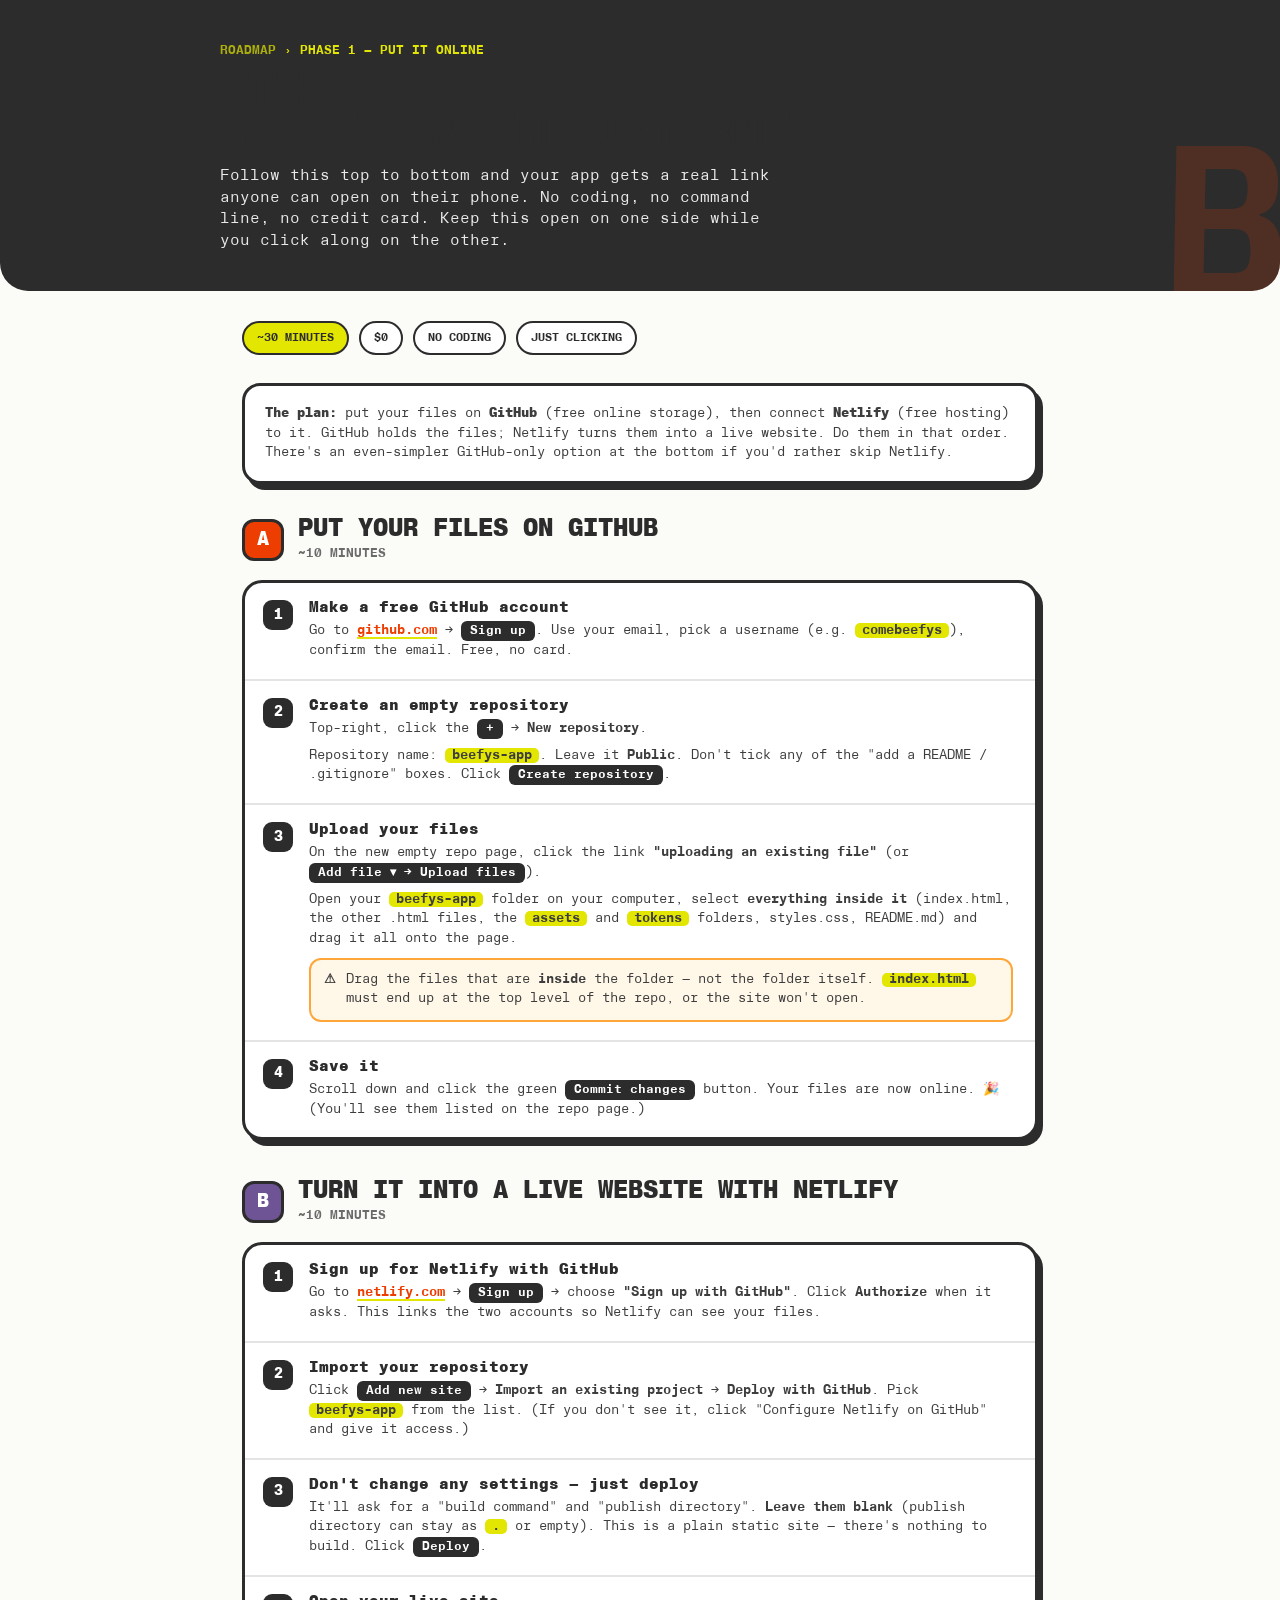
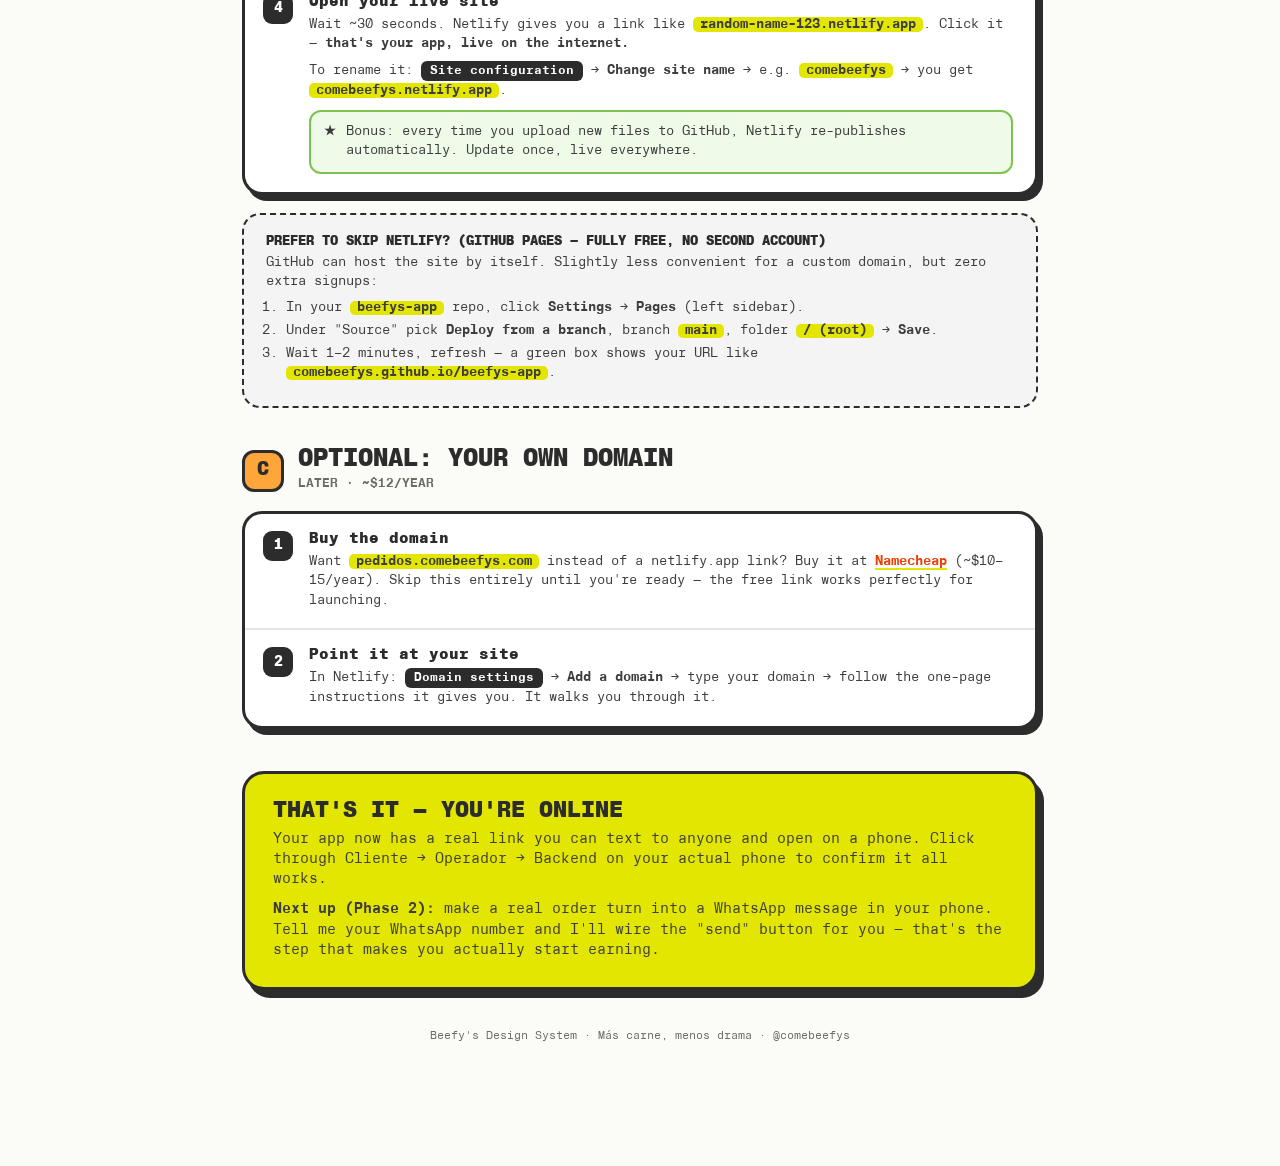
<file: STEP-1-github.html>
<!DOCTYPE html>
<html lang="en">
<head>
<meta charset="UTF-8">
<meta name="viewport" content="width=device-width, initial-scale=1.0">
<title>Beefy's — Step 1: Put it on GitHub &amp; go live</title>
<link rel="stylesheet" href="styles.css">
<style>
  *{box-sizing:border-box}
  :root{--ketchup:#ED3D00;--lettuce:#E3E600;--cheese:#FFA63B;--pink:#EBB7ED;
    --ink:#2C2C2C;--ink-700:#3D3D3D;--ink-500:#6B6B6B;--line:#E4E4E4;--paper:#FBFBF7}
  html{scroll-behavior:smooth}
  body{margin:0;font-family:var(--font-mono,"Slussen Mono",ui-monospace,monospace);color:var(--ink);
    background:var(--paper);line-height:1.5;letter-spacing:normal;-webkit-font-smoothing:antialiased}
  .page{max-width:840px;margin:0 auto;padding:0 22px 110px}

  .hero{background:var(--ink);color:#fff;border-radius:0 0 28px 28px;padding:42px 40px 38px;margin-bottom:30px;position:relative;overflow:hidden}
  .hero .full{max-width:840px;margin:0 auto}
  .hero .crumb{font-size:11.5px;font-weight:700;text-transform:uppercase;color:var(--lettuce);margin-bottom:14px;display:flex;align-items:center;gap:8px}
  .hero .crumb a{color:var(--lettuce);text-decoration:none;opacity:.7}
  .hero h1{font-weight:900;text-transform:uppercase;font-size:42px;line-height:.96;margin:0 0 12px}
  .hero p{font-size:14.5px;color:#E9E9E9;max-width:560px;margin:0}
  .hero .b{position:absolute;right:-10px;bottom:-50px;font-size:200px;line-height:1;color:var(--ketchup);opacity:.18;font-weight:900;font-style:italic;pointer-events:none}

  .est{display:flex;flex-wrap:wrap;gap:10px;margin:0 0 28px}
  .est .pill{font-size:11px;font-weight:700;text-transform:uppercase;padding:7px 13px;border-radius:999px;border:2px solid var(--ink);background:#fff}
  .est .pill.hl{background:var(--lettuce)}

  .route{background:#fff;border:3px solid var(--ink);border-radius:18px;box-shadow:5px 6px 0 var(--ink);padding:18px 20px;margin-bottom:34px;font-size:13px;color:var(--ink-700)}
  .route b{font-weight:900}

  .block{margin-bottom:40px}
  .block-head{display:flex;align-items:center;gap:14px;margin-bottom:18px}
  .badge{width:42px;height:42px;border-radius:12px;background:var(--ketchup);color:#fff;font-weight:900;font-size:19px;display:flex;align-items:center;justify-content:center;border:3px solid var(--ink);flex:none}
  .block.b2 .badge{background:#6E5494}.block.b3 .badge{background:var(--cheese);color:var(--ink)}
  .block-head h2{font-size:24px;font-weight:900;text-transform:uppercase;margin:0;line-height:1}
  .block-head .when{font-size:11.5px;color:var(--ink-500);text-transform:uppercase;font-weight:700;margin-top:3px}

  ol.steps{list-style:none;counter-reset:s;margin:0;padding:0;border:3px solid var(--ink);border-radius:20px;overflow:hidden;background:#fff;box-shadow:5px 6px 0 var(--ink)}
  ol.steps>li{counter-increment:s;position:relative;padding:18px 22px 18px 64px;border-bottom:2px solid var(--line)}
  ol.steps>li:last-child{border-bottom:none}
  ol.steps>li::before{content:counter(s);position:absolute;left:18px;top:17px;width:30px;height:30px;border-radius:9px;
    background:var(--ink);color:#fff;font-size:14px;font-weight:900;display:flex;align-items:center;justify-content:center}
  ol.steps>li h3{margin:0 0 5px;font-size:15px;font-weight:900}
  ol.steps>li p{margin:0;font-size:13px;color:var(--ink-700)}
  ol.steps>li p+p{margin-top:7px}
  .k{background:var(--lettuce);padding:1px 7px;border-radius:5px;font-weight:700;white-space:nowrap}
  .btn{display:inline-block;background:var(--ink);color:#fff;padding:1px 9px;border-radius:6px;font-weight:700;font-size:12px}
  a.lnk{color:var(--ketchup);font-weight:700;text-decoration:none;border-bottom:2px solid var(--lettuce)}
  .warn{display:flex;gap:10px;align-items:flex-start;background:#FFF7E8;border:2px solid var(--cheese);border-radius:12px;padding:11px 13px;margin-top:10px;font-size:12.5px;color:var(--ink-700)}
  .warn.win{background:#EEFBE9;border-color:#7CC34F}
  .warn .i{font-weight:900;flex:none}

  .alt{background:var(--standard-grey,#F4F4F4);border:2px dashed var(--ink);border-radius:18px;padding:20px 22px;margin-top:18px}
  .alt h3{margin:0 0 6px;font-size:13px;font-weight:900;text-transform:uppercase}
  .alt p{margin:0 0 8px;font-size:12.5px;color:var(--ink-700)}
  .alt ol{margin:6px 0 0;padding-left:20px;font-size:12.5px;color:var(--ink-700)}
  .alt ol li{margin-bottom:4px}

  .done{background:var(--lettuce);border:3px solid var(--ink);border-radius:22px;box-shadow:6px 8px 0 var(--ink);padding:26px 28px;margin-top:42px}
  .done h2{margin:0 0 8px;font-size:22px;font-weight:900;text-transform:uppercase}
  .done p{margin:0;font-size:13.5px;color:var(--ink-700)}
  .done p+p{margin-top:10px}

  .foot{text-align:center;font-size:11px;color:var(--ink-500);margin-top:38px}
  @media (max-width:640px){.hero{padding:32px 22px}.hero h1{font-size:32px}.page{padding:0 16px 80px}ol.steps>li{padding-left:60px}}
  @media print{body{background:#fff}.hero{border-radius:0}ol.steps,.route,.done{box-shadow:none}.block,ol.steps>li{break-inside:avoid}.hero .b{display:none}}
</style>
</head>
<body>

<header class="hero">
  <div class="full">
    <div class="crumb"><a href="ROADMAP.html">Roadmap</a> › Phase 1 — Put it online</div>
    <h1>Step 1:<br>Get it on the internet</h1>
    <p>Follow this top to bottom and your app gets a real link anyone can open on their phone. No coding, no command line, no credit card. Keep this open on one side while you click along on the other.</p>
  </div>
  <div class="b">B</div>
</header>

<main class="page">

  <div class="est">
    <span class="pill hl">~30 minutes</span>
    <span class="pill">$0</span>
    <span class="pill">No coding</span>
    <span class="pill">Just clicking</span>
  </div>

  <div class="route">
    <b>The plan:</b> put your files on <b>GitHub</b> (free online storage), then connect <b>Netlify</b> (free hosting) to it. GitHub holds the files; Netlify turns them into a live website. Do them in that order. There's an even-simpler GitHub-only option at the bottom if you'd rather skip Netlify.
  </div>

  <!-- BLOCK 1: GITHUB -->
  <section class="block b1">
    <div class="block-head">
      <div class="badge">A</div>
      <div><h2>Put your files on GitHub</h2><div class="when">~10 minutes</div></div>
    </div>
    <ol class="steps">
      <li>
        <h3>Make a free GitHub account</h3>
        <p>Go to <a class="lnk" href="https://github.com">github.com</a> → <span class="btn">Sign up</span>. Use your email, pick a username (e.g. <span class="k">comebeefys</span>), confirm the email. Free, no card.</p>
      </li>
      <li>
        <h3>Create an empty repository</h3>
        <p>Top-right, click the <span class="btn">+</span> → <b>New repository</b>.</p>
        <p>Repository name: <span class="k">beefys-app</span>. Leave it <b>Public</b>. Don't tick any of the "add a README / .gitignore" boxes. Click <span class="btn">Create repository</span>.</p>
      </li>
      <li>
        <h3>Upload your files</h3>
        <p>On the new empty repo page, click the link <b>"uploading an existing file"</b> (or <span class="btn">Add file ▾ → Upload files</span>).</p>
        <p>Open your <span class="k">beefys-app</span> folder on your computer, select <b>everything inside it</b> (index.html, the other .html files, the <span class="k">assets</span> and <span class="k">tokens</span> folders, styles.css, README.md) and drag it all onto the page.</p>
        <div class="warn"><span class="i">⚠︎</span><div>Drag the files that are <b>inside</b> the folder — not the folder itself. <span class="k">index.html</span> must end up at the top level of the repo, or the site won't open.</div></div>
      </li>
      <li>
        <h3>Save it</h3>
        <p>Scroll down and click the green <span class="btn">Commit changes</span> button. Your files are now online. 🎉 (You'll see them listed on the repo page.)</p>
      </li>
    </ol>
  </section>

  <!-- BLOCK 2: NETLIFY -->
  <section class="block b2">
    <div class="block-head">
      <div class="badge">B</div>
      <div><h2>Turn it into a live website with Netlify</h2><div class="when">~10 minutes</div></div>
    </div>
    <ol class="steps">
      <li>
        <h3>Sign up for Netlify with GitHub</h3>
        <p>Go to <a class="lnk" href="https://netlify.com">netlify.com</a> → <span class="btn">Sign up</span> → choose <b>"Sign up with GitHub"</b>. Click <b>Authorize</b> when it asks. This links the two accounts so Netlify can see your files.</p>
      </li>
      <li>
        <h3>Import your repository</h3>
        <p>Click <span class="btn">Add new site</span> → <b>Import an existing project</b> → <b>Deploy with GitHub</b>. Pick <span class="k">beefys-app</span> from the list. (If you don't see it, click "Configure Netlify on GitHub" and give it access.)</p>
      </li>
      <li>
        <h3>Don't change any settings — just deploy</h3>
        <p>It'll ask for a "build command" and "publish directory". <b>Leave them blank</b> (publish directory can stay as <span class="k">.</span> or empty). This is a plain static site — there's nothing to build. Click <span class="btn">Deploy</span>.</p>
      </li>
      <li>
        <h3>Open your live site</h3>
        <p>Wait ~30 seconds. Netlify gives you a link like <span class="k">random-name-123.netlify.app</span>. Click it — <b>that's your app, live on the internet.</b></p>
        <p>To rename it: <span class="btn">Site configuration</span> → <b>Change site name</b> → e.g. <span class="k">comebeefys</span> → you get <span class="k">comebeefys.netlify.app</span>.</p>
        <div class="warn win"><span class="i">★</span><div>Bonus: every time you upload new files to GitHub, Netlify re-publishes automatically. Update once, live everywhere.</div></div>
      </li>
    </ol>

    <div class="alt">
      <h3>Prefer to skip Netlify? (GitHub Pages — fully free, no second account)</h3>
      <p>GitHub can host the site by itself. Slightly less convenient for a custom domain, but zero extra signups:</p>
      <ol>
        <li>In your <span class="k">beefys-app</span> repo, click <b>Settings</b> → <b>Pages</b> (left sidebar).</li>
        <li>Under "Source" pick <b>Deploy from a branch</b>, branch <span class="k">main</span>, folder <span class="k">/ (root)</span> → <b>Save</b>.</li>
        <li>Wait 1–2 minutes, refresh — a green box shows your URL like <span class="k">comebeefys.github.io/beefys-app</span>.</li>
      </ol>
    </div>
  </section>

  <!-- BLOCK 3: DOMAIN (optional) -->
  <section class="block b3">
    <div class="block-head">
      <div class="badge">C</div>
      <div><h2>Optional: your own domain</h2><div class="when">later · ~$12/year</div></div>
    </div>
    <ol class="steps">
      <li>
        <h3>Buy the domain</h3>
        <p>Want <span class="k">pedidos.comebeefys.com</span> instead of a netlify.app link? Buy it at <a class="lnk" href="https://namecheap.com">Namecheap</a> (~$10–15/year). Skip this entirely until you're ready — the free link works perfectly for launching.</p>
      </li>
      <li>
        <h3>Point it at your site</h3>
        <p>In Netlify: <span class="btn">Domain settings</span> → <b>Add a domain</b> → type your domain → follow the one-page instructions it gives you. It walks you through it.</p>
      </li>
    </ol>
  </section>

  <div class="done">
    <h2>That's it — you're online</h2>
    <p>Your app now has a real link you can text to anyone and open on a phone. Click through Cliente → Operador → Backend on your actual phone to confirm it all works.</p>
    <p><b>Next up (Phase 2):</b> make a real order turn into a WhatsApp message in your phone. Tell me your WhatsApp number and I'll wire the "send" button for you — that's the step that makes you actually start earning.</p>
  </div>

  <p class="foot">Beefy's Design System · Más carne, menos drama · @comebeefys</p>

</main>
</body>
</html>
</file>
<file: styles.css>
/* Beefys Design System — global CSS entry point.
   Consumers link THIS one file. Keep it a list of @imports only. */

@import "./tokens/fonts.css";
@import "./tokens/colors.css";
@import "./tokens/typography.css";
@import "./tokens/spacing.css";
@import "./tokens/base.css";
</file>
